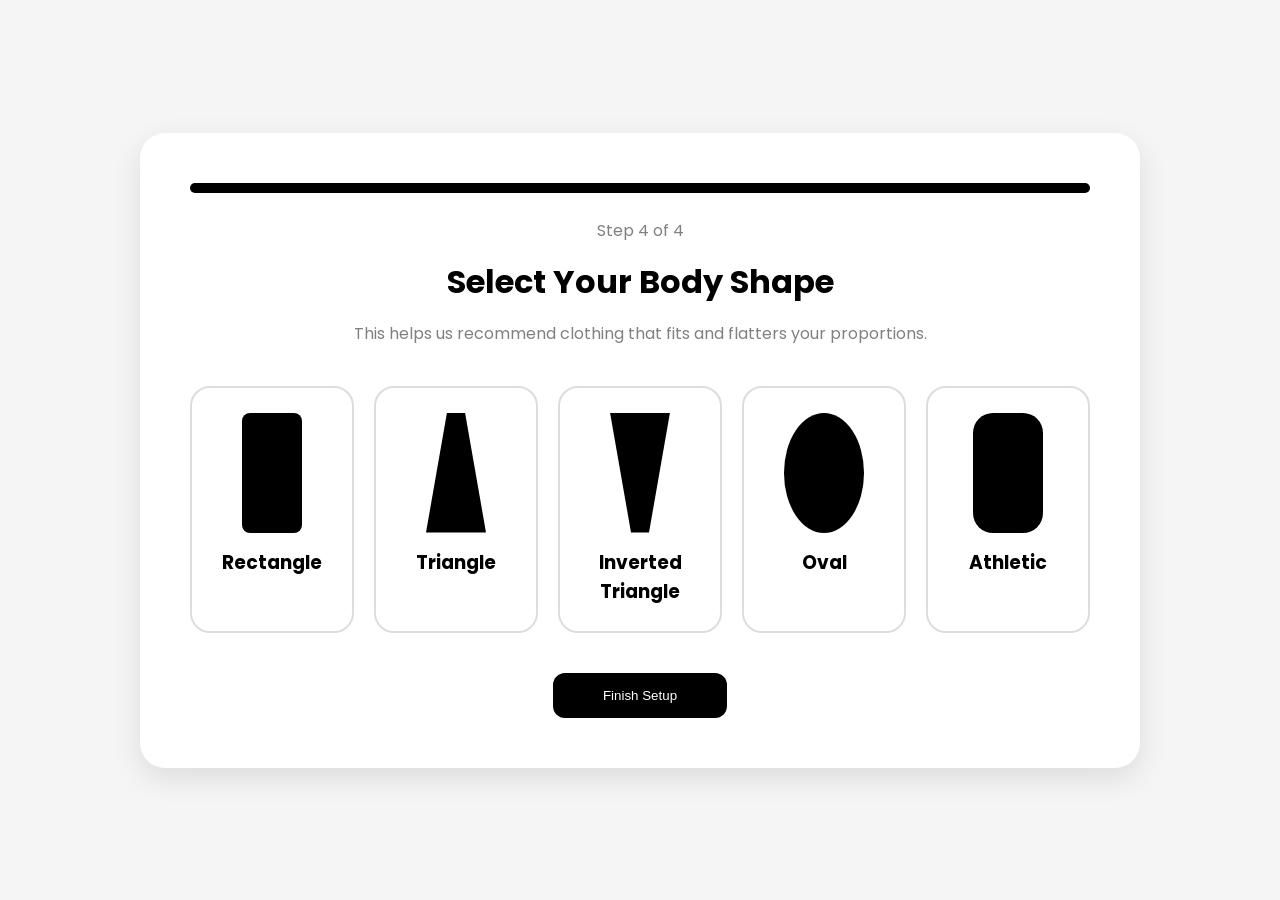
<file: html/bodyshape.html>
<!DOCTYPE html>
<html lang="en">
<head>

<meta charset="UTF-8">
<meta name="viewport" content="width=device-width, initial-scale=1.0">

<title>Body Shape</title>

<link rel="stylesheet" href="../css/bodyshape.css">

<link href="https://fonts.googleapis.com/css2?family=Poppins:wght@300;400;500;600;700&display=swap" rel="stylesheet">

</head>

<body>

<div class="container">

    <div class="card">

        <div class="progress">
            <div class="progress-fill"></div>
        </div>

        <div class="step">
            Step 4 of 4
        </div>

        <h1>Select Your Body Shape</h1>

        <p>
            This helps us recommend clothing that fits and flatters your proportions.
        </p>

        <div class="shape-grid">

            <div class="shape-card" data-shape="Rectangle">
                <div class="figure rectangle"></div>
                <h3>Rectangle</h3>
            </div>

            <div class="shape-card" data-shape="Triangle">
                <div class="figure triangle"></div>
                <h3>Triangle</h3>
            </div>

            <div class="shape-card" data-shape="Inverted Triangle">
                <div class="figure inverted"></div>
                <h3>Inverted Triangle</h3>
            </div>

            <div class="shape-card" data-shape="Oval">
                <div class="figure oval"></div>
                <h3>Oval</h3>
            </div>

            <div class="shape-card" data-shape="Athletic">
                <div class="figure athletic"></div>
                <h3>Athletic</h3>
            </div>

        </div>

        <button id="finishBtn">
            Finish Setup
        </button>

    </div>

</div>

<script src="../js/bodyshape.js"></script>

</body>
</html>
</file>
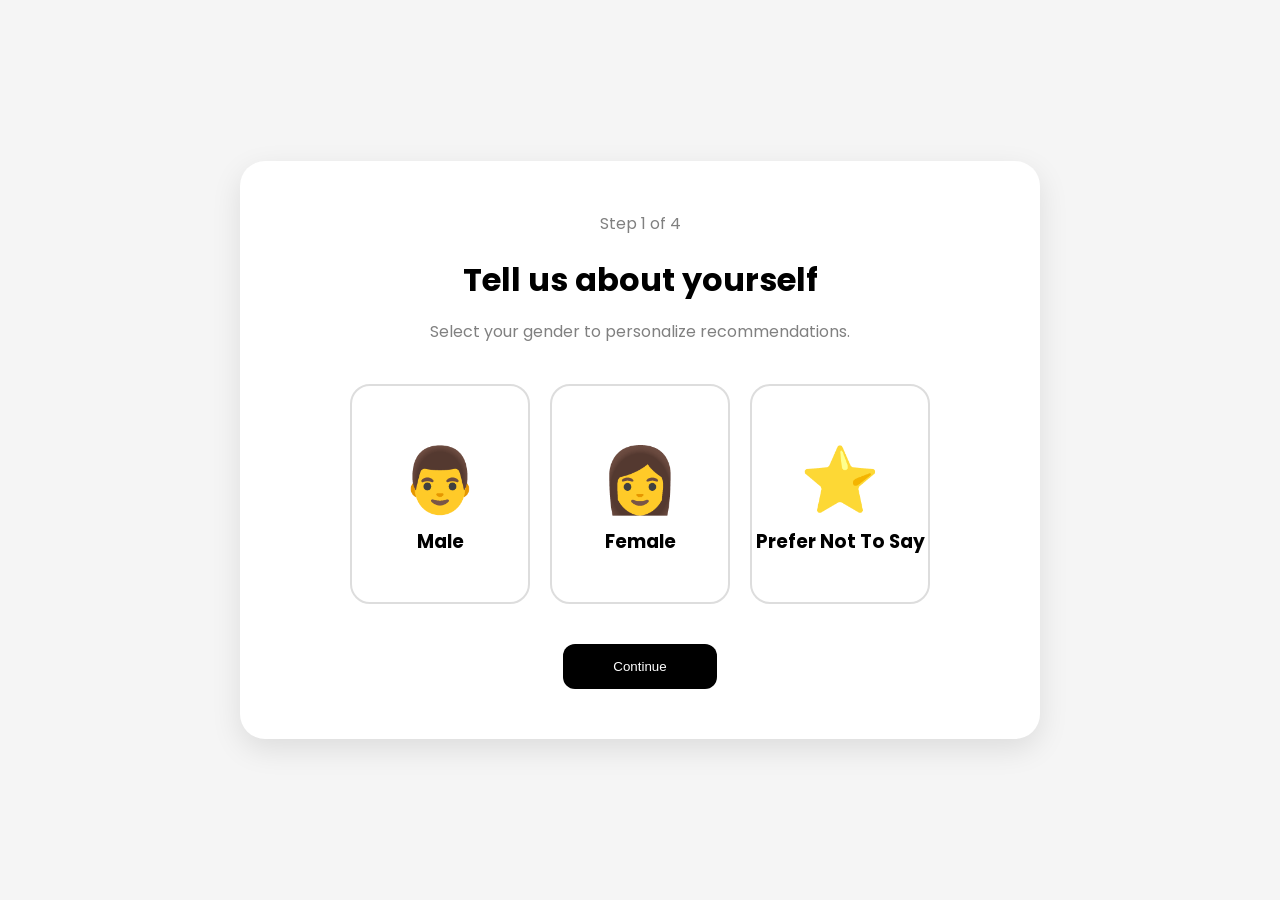
<file: html/gender.html>
<!DOCTYPE html>
<html lang="en">
<head>

<meta charset="UTF-8">
<meta name="viewport" content="width=device-width, initial-scale=1.0">

<title>Select Gender</title>

<link rel="stylesheet" href="../css/gender.css">

<link href="https://fonts.googleapis.com/css2?family=Poppins:wght@300;400;500;600;700&display=swap" rel="stylesheet">

</head>

<body>

<div class="container">

    <div class="card">

        <div class="step">
            Step 1 of 4
        </div>

        <h1>
            Tell us about yourself
        </h1>

        <p>
            Select your gender to personalize recommendations.
        </p>

        <div class="gender-options">

            <div class="gender-card" data-gender="Male">
                <span>👨</span>
                <h3>Male</h3>
            </div>

            <div class="gender-card" data-gender="Female">
                <span>👩</span>
                <h3>Female</h3>
            </div>

            <div class="gender-card" data-gender="Other">
                <span>⭐</span>
                <h3>Prefer Not To Say</h3>
            </div>

        </div>

        <button id="continueBtn">

            Continue

        </button>

    </div>

</div>

<script src="../js/gender.js"></script>

</body>
</html>
</file>
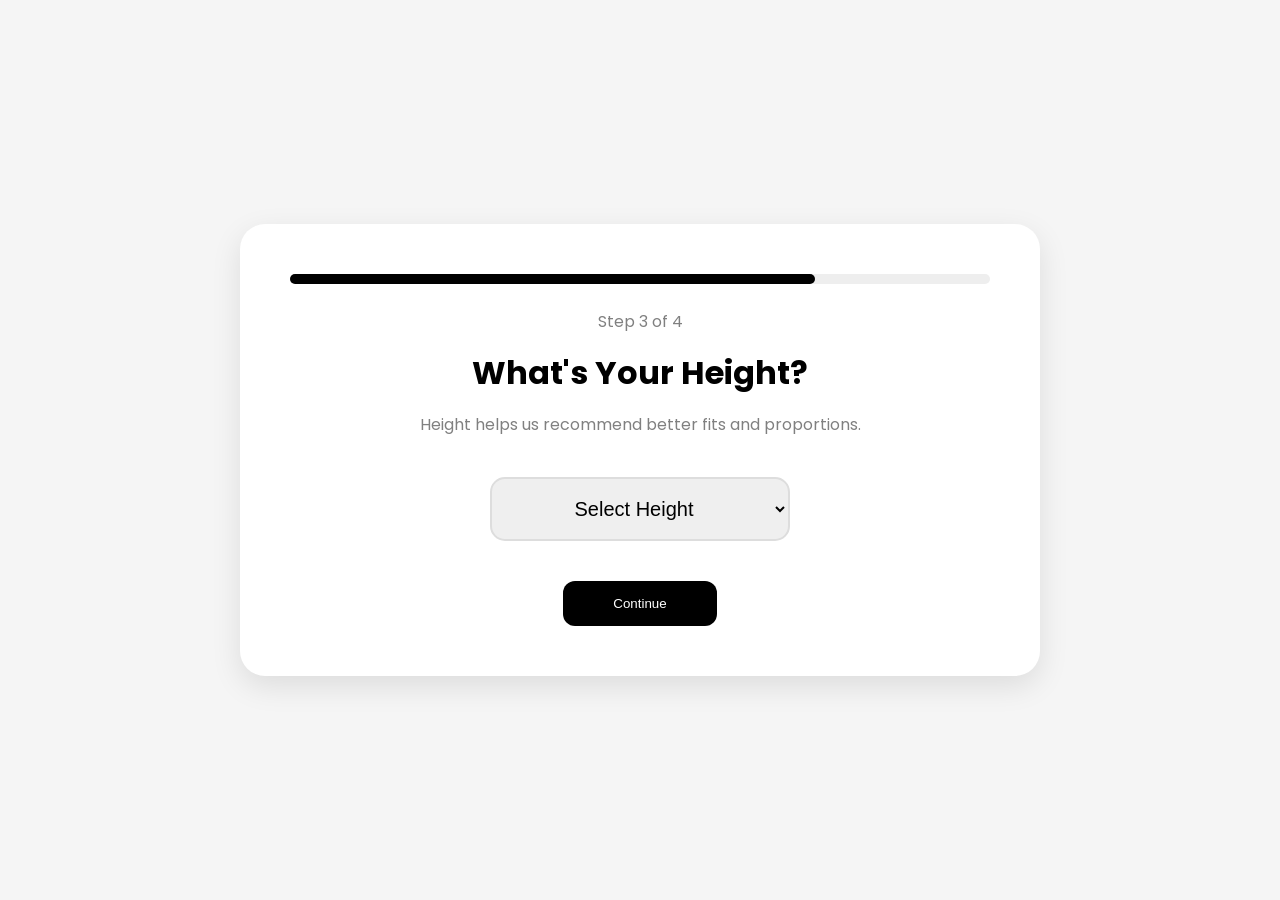
<file: html/height.html>
<!DOCTYPE html>
<html lang="en">
<head>

<meta charset="UTF-8">
<meta name="viewport" content="width=device-width, initial-scale=1.0">

<title>Height Selection</title>

<link rel="stylesheet" href="../css/height.css">

<link href="https://fonts.googleapis.com/css2?family=Poppins:wght@300;400;500;600;700&display=swap" rel="stylesheet">

</head>

<body>

<div class="container">

    <div class="card">

        <div class="progress">

            <div class="progress-fill"></div>

        </div>

        <div class="step">
            Step 3 of 4
        </div>

        <h1>
            What's Your Height?
        </h1>

        <p>
            Height helps us recommend better fits and proportions.
        </p>

        <div class="picker-container">

            <select id="heightSelect">

                <option value="">Select Height</option>

            </select>

        </div>

        <button id="continueBtn">

            Continue

        </button>

    </div>

</div>

<script src="../js/height.js"></script>

</body>
</html>
</file>
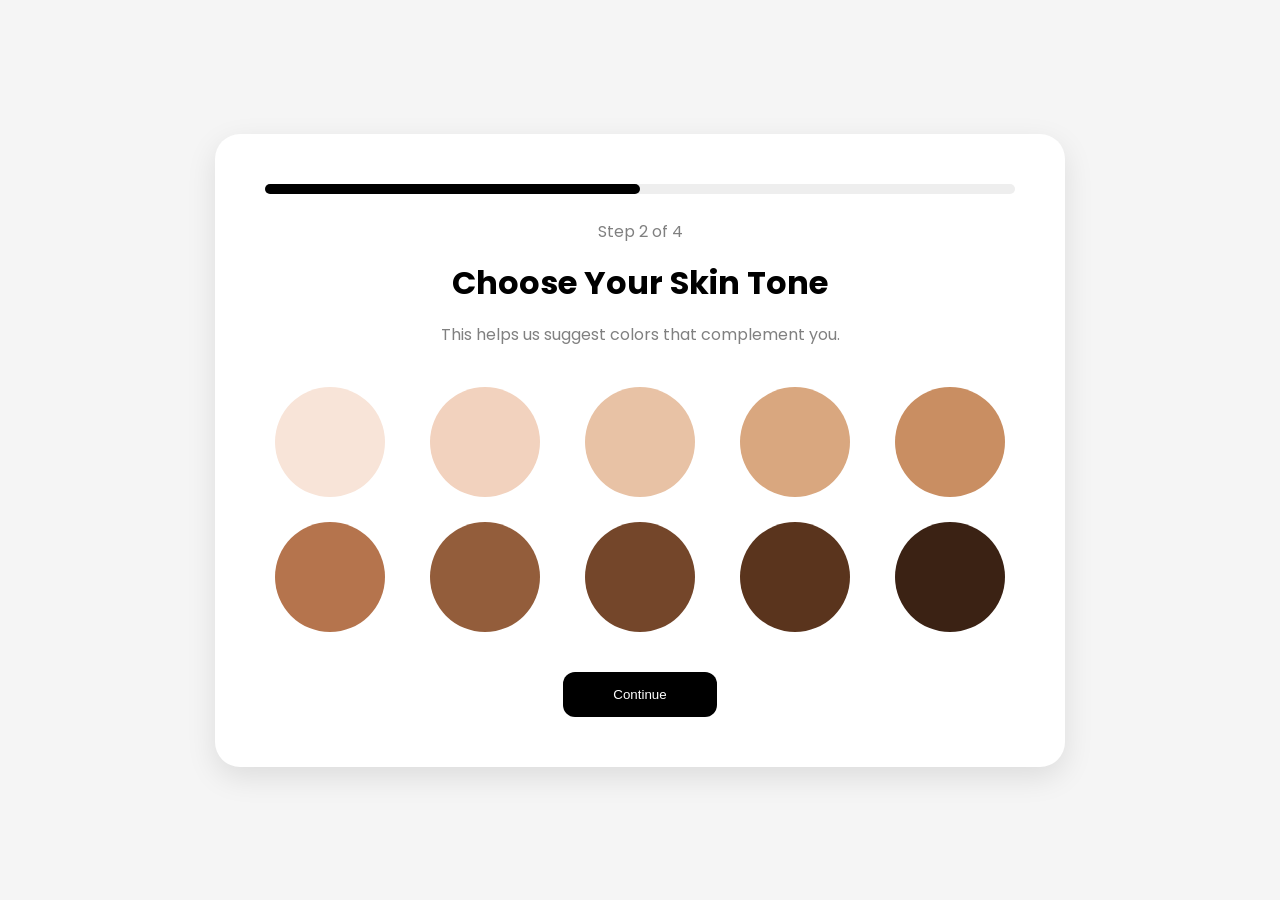
<file: html/skintone.html>
<!DOCTYPE html>
<html lang="en">
<head>

<meta charset="UTF-8">
<meta name="viewport" content="width=device-width, initial-scale=1.0">

<title>Skin Tone</title>

<link rel="stylesheet" href="../css/skintone.css">

<link href="https://fonts.googleapis.com/css2?family=Poppins:wght@300;400;500;600;700&display=swap" rel="stylesheet">

</head>

<body>

<div class="container">

    <div class="card">

        <div class="progress">

            <div class="progress-fill"></div>

        </div>

        <div class="step">
            Step 2 of 4
        </div>

        <h1>
            Choose Your Skin Tone
        </h1>

        <p>
            This helps us suggest colors that complement you.
        </p>

        <div class="tones">

            <div class="tone" data-tone="1" style="background:#F8E4D8"></div>

            <div class="tone" data-tone="2" style="background:#F2D2BE"></div>

            <div class="tone" data-tone="3" style="background:#E8C2A5"></div>

            <div class="tone" data-tone="4" style="background:#D9A77F"></div>

            <div class="tone" data-tone="5" style="background:#C98E62"></div>

            <div class="tone" data-tone="6" style="background:#B5744D"></div>

            <div class="tone" data-tone="7" style="background:#935D3B"></div>

            <div class="tone" data-tone="8" style="background:#74462A"></div>

            <div class="tone" data-tone="9" style="background:#5A341D"></div>

            <div class="tone" data-tone="10" style="background:#3B2214"></div>

        </div>

        <button id="continueBtn">

            Continue

        </button>

    </div>

</div>

<script src="../js/skintone.js"></script>

</body>
</html>
</file>
<file: css/bodyshape.css>
*{
    margin:0;
    padding:0;
    box-sizing:border-box;
}

body{
    font-family:'Poppins',sans-serif;
    background:#f5f5f5;
}

.container{
    min-height:100vh;
    display:flex;
    justify-content:center;
    align-items:center;
}

.card{

    width:1000px;

    background:white;

    padding:50px;

    border-radius:25px;

    text-align:center;

    box-shadow:
    0 10px 30px rgba(0,0,0,.1);
}

.progress{
    width:100%;
    height:10px;
    background:#eee;
    border-radius:20px;
    margin-bottom:25px;
}

.progress-fill{
    width:100%;
    height:100%;
    background:black;
    border-radius:20px;
}

.step{
    color:gray;
    margin-bottom:15px;
}

h1{
    margin-bottom:15px;
}

p{
    color:gray;
    margin-bottom:40px;
}

.shape-grid{

    display:grid;

    grid-template-columns:
    repeat(5,1fr);

    gap:20px;

    margin-bottom:40px;
}

.shape-card{

    border:2px solid #ddd;

    border-radius:20px;

    padding:25px;

    cursor:pointer;

    transition:.3s;
}

.shape-card:hover{
    transform:translateY(-5px);
}

.selected{
    border:2px solid black;
}

.figure{

    width:60px;
    height:120px;

    margin:auto;
    margin-bottom:15px;

    background:black;
}

.rectangle{
    border-radius:8px;
}

.triangle{
    clip-path:polygon(
    35% 0,
    65% 0,
    100% 100%,
    0 100%);
}

.inverted{
    clip-path:polygon(
    0 0,
    100% 0,
    65% 100%,
    35% 100%);
}

.oval{
    border-radius:50%;
    width:80px;
}

.athletic{
    border-radius:20px;
    width:70px;
}

#finishBtn{

    background:black;
    color:white;

    border:none;

    padding:15px 50px;

    border-radius:12px;

    cursor:pointer;
}
</file>
<file: css/gender.css>
*{
    margin:0;
    padding:0;
    box-sizing:border-box;
}

body{
    font-family:'Poppins',sans-serif;
    background:#f5f5f5;
}

.container{
    min-height:100vh;

    display:flex;
    justify-content:center;
    align-items:center;
}

.card{

    width:800px;

    background:white;

    padding:50px;

    border-radius:25px;

    box-shadow:
    0 10px 30px rgba(0,0,0,.1);

    text-align:center;
}

.step{
    color:gray;
    margin-bottom:20px;
}

h1{
    margin-bottom:15px;
}

p{
    color:gray;
    margin-bottom:40px;
}

.gender-options{

    display:flex;

    gap:20px;

    justify-content:center;

    margin-bottom:40px;
}

.gender-card{

    width:180px;

    height:220px;

    border:2px solid #ddd;

    border-radius:20px;

    display:flex;

    flex-direction:column;

    justify-content:center;

    align-items:center;

    cursor:pointer;

    transition:.3s;
}

.gender-card span{
    font-size:4rem;
}

.gender-card:hover{
    transform:translateY(-5px);
}

.selected{

    border:2px solid black;
}

#continueBtn{

    background:black;

    color:white;

    border:none;

    padding:15px 50px;

    border-radius:12px;

    cursor:pointer;
}
</file>
<file: css/height.css>
*{
    margin:0;
    padding:0;
    box-sizing:border-box;
}

body{
    font-family:'Poppins',sans-serif;
    background:#f5f5f5;
}

.container{
    min-height:100vh;

    display:flex;
    justify-content:center;
    align-items:center;
}

.card{

    width:800px;

    background:white;

    padding:50px;

    border-radius:25px;

    text-align:center;

    box-shadow:
    0 10px 30px rgba(0,0,0,.1);
}

.progress{
    width:100%;
    height:10px;

    background:#eee;

    border-radius:20px;

    margin-bottom:25px;
}

.progress-fill{

    width:75%;

    height:100%;

    background:black;

    border-radius:20px;
}

.step{
    color:gray;
    margin-bottom:15px;
}

h1{
    margin-bottom:15px;
}

p{
    color:gray;
    margin-bottom:40px;
}

.picker-container{
    margin-bottom:40px;
}

#heightSelect{

    width:300px;

    padding:18px;

    font-size:20px;

    border-radius:15px;

    border:2px solid #ddd;

    text-align:center;
}

#continueBtn{

    background:black;

    color:white;

    border:none;

    padding:15px 50px;

    border-radius:12px;

    cursor:pointer;
}
</file>
<file: css/skintone.css>
*{
    margin:0;
    padding:0;
    box-sizing:border-box;
}

body{
    font-family:'Poppins',sans-serif;
    background:#f5f5f5;
}

.container{

    min-height:100vh;

    display:flex;

    justify-content:center;
    align-items:center;
}

.card{

    width:850px;

    background:white;

    padding:50px;

    border-radius:25px;

    box-shadow:
    0 10px 30px rgba(0,0,0,.1);

    text-align:center;
}

.progress{

    width:100%;
    height:10px;

    background:#eee;

    border-radius:20px;

    margin-bottom:25px;
}

.progress-fill{

    width:50%;

    height:100%;

    background:black;

    border-radius:20px;
}

.step{

    color:gray;

    margin-bottom:15px;
}

h1{

    margin-bottom:15px;
}

p{

    color:gray;

    margin-bottom:40px;
}

.tones{

    display:grid;

    grid-template-columns:
    repeat(5,1fr);

    gap:25px;

    margin-bottom:40px;
}

.tone{

    width:110px;
    height:110px;

    border-radius:50%;

    margin:auto;

    cursor:pointer;

    transition:.3s;

    border:4px solid transparent;
}

.tone:hover{

    transform:scale(1.08);
}

.selected{

    border:4px solid black;
}

#continueBtn{

    background:black;

    color:white;

    border:none;

    padding:15px 50px;

    border-radius:12px;

    cursor:pointer;
}
</file>
